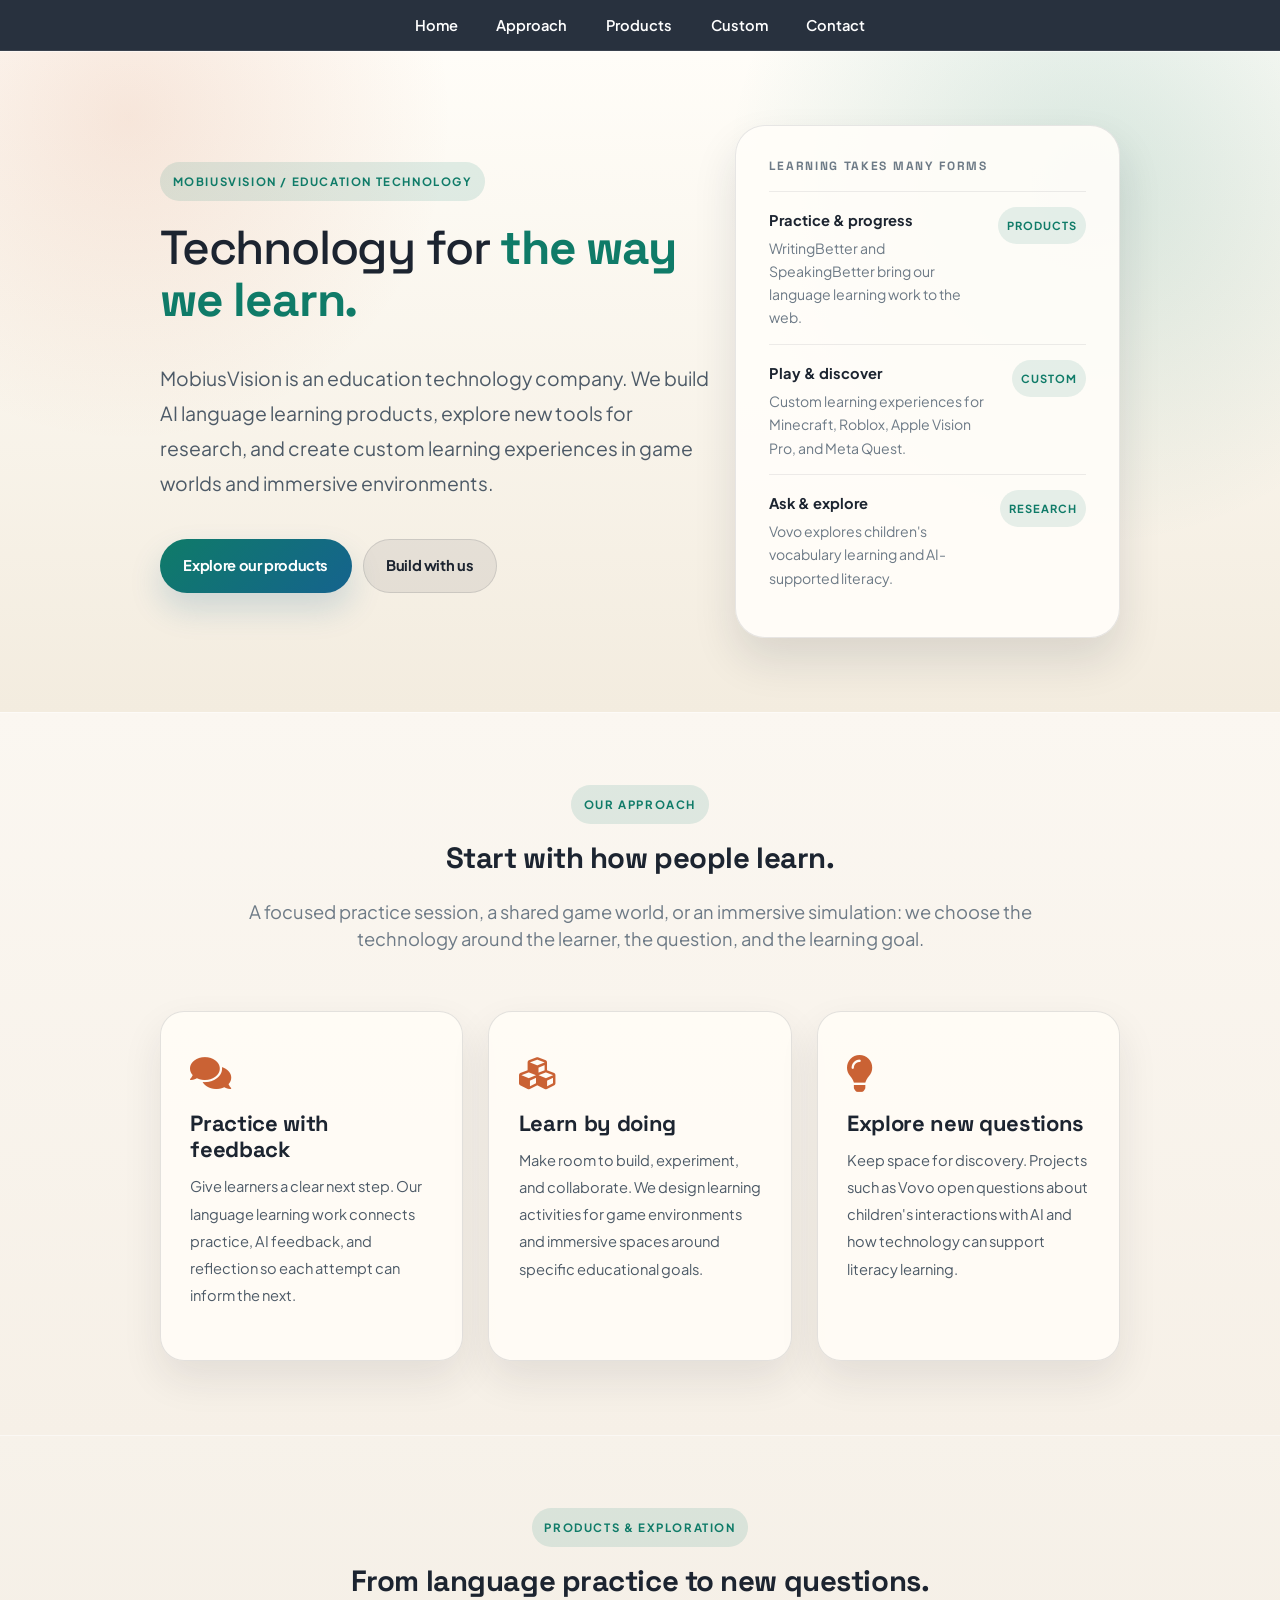
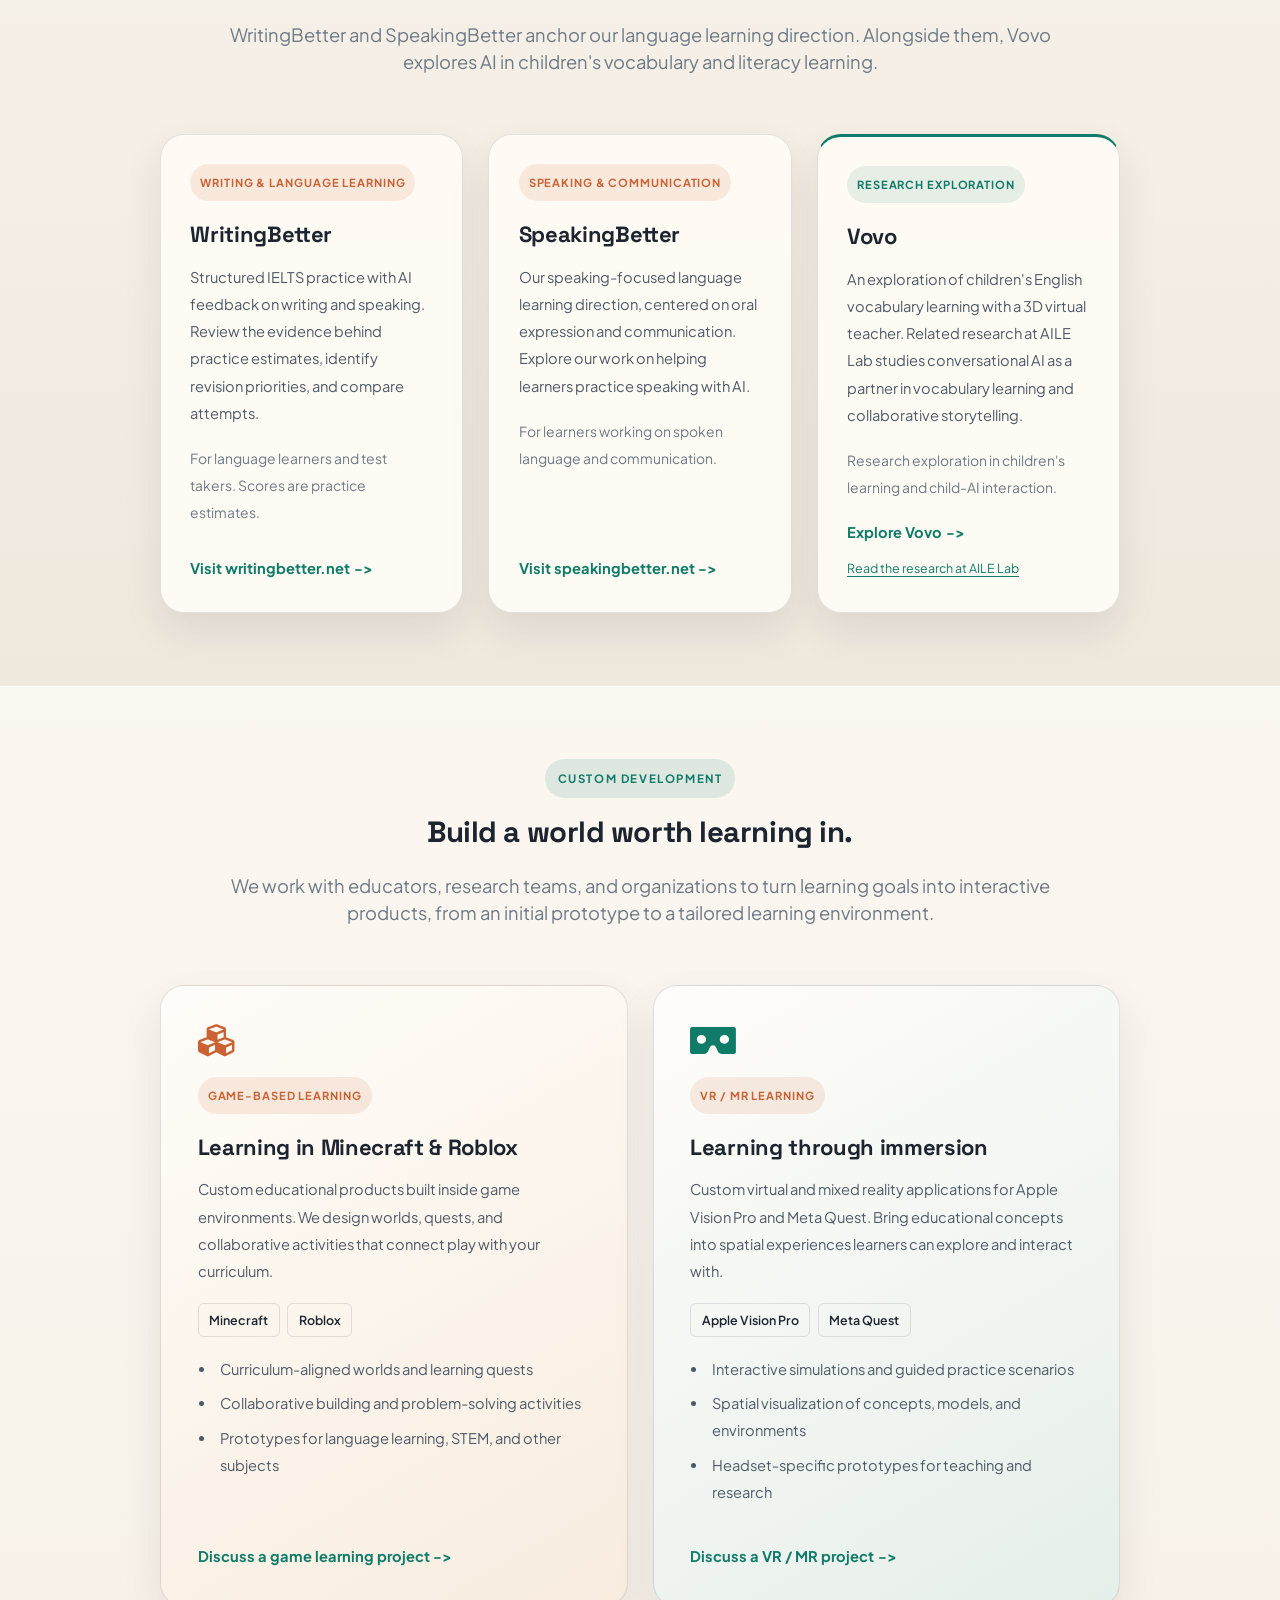
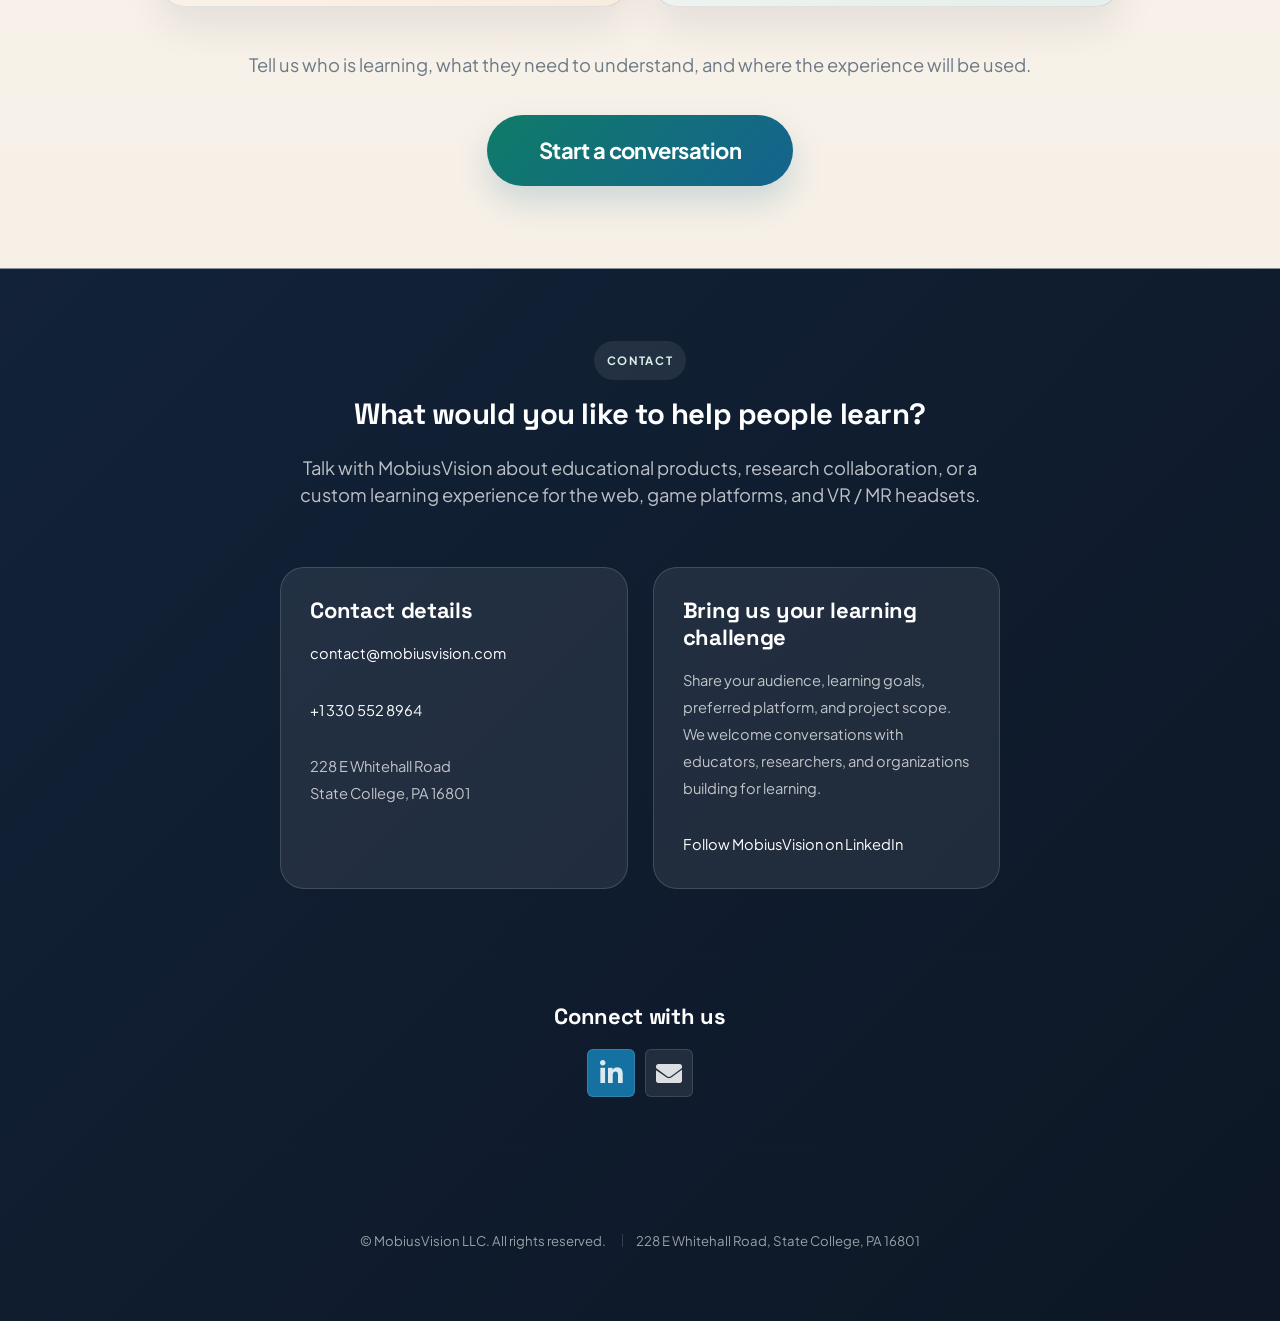
<file: index.html>
<!DOCTYPE HTML>
<html lang="en">
	<head>
		<title>MobiusVision - Technology for Learning &amp; Research</title>
		<meta charset="utf-8" />
		<meta name="viewport" content="width=device-width, initial-scale=1" />
		<meta name="theme-color" content="#122238" />
		<meta
			name="description"
			content="MobiusVision builds technology for education: AI language learning, exploratory research, and custom learning experiences in Minecraft, Roblox, VR, and mixed reality."
		/>
		<meta
			name="keywords"
			content="MobiusVision, education technology, WritingBetter, SpeakingBetter, Vovo, AI language learning, research, Minecraft learning, Roblox learning, VR, MR, Apple Vision Pro, Meta Quest, custom development"
		/>
		<link rel="canonical" href="https://mobiusvision.com/" />
		<meta property="og:type" content="website" />
		<meta property="og:url" content="https://mobiusvision.com/" />
		<meta property="og:title" content="MobiusVision - Technology for Learning &amp; Research" />
		<meta
			property="og:description"
			content="AI language learning, exploratory research, and custom educational experiences in Minecraft, Roblox, VR, and mixed reality."
		/>
		<meta property="og:image" content="https://mobiusvision.com/images/og-image.png" />
		<meta property="og:image:alt" content="MobiusVision: technology for learning and research. Language learning, game-based learning, and VR / MR experiences." />
		<meta property="og:image:width" content="1200" />
		<meta property="og:image:height" content="630" />
		<meta property="og:image:type" content="image/png" />
		<meta property="og:site_name" content="MobiusVision" />
		<meta name="twitter:card" content="summary_large_image" />
		<meta name="twitter:title" content="MobiusVision - Technology for Learning &amp; Research" />
		<meta
			name="twitter:description"
			content="AI language learning, exploratory research, and custom educational experiences in Minecraft, Roblox, VR, and mixed reality."
		/>
		<meta name="twitter:image" content="https://mobiusvision.com/images/og-image.png" />
		<meta name="twitter:image:alt" content="MobiusVision: technology for learning and research. Language learning, game-based learning, and VR / MR experiences." />
		<link rel="icon" type="image/svg+xml" href="favicon.svg" />
		<link rel="stylesheet" href="assets/css/main.css" />
	</head>
	<body class="is-preload">

		<!-- Nav -->
			<nav id="nav" aria-label="Main navigation">
				<ul class="container">
					<li><a href="#top">Home</a></li>
					<li><a href="#focus">Approach</a></li>
					<li><a href="#products">Products</a></li>
					<li><a href="#services">Custom</a></li>
					<li><a href="#contact">Contact</a></li>
				</ul>
			</nav>

		<!-- Home -->
			<article id="top" class="wrapper style1">
				<div class="container">
					<div class="row">
						<div class="col-7 col-7-large col-12-medium">
							<span class="eyebrow">MobiusVision / Education Technology</span>
							<header>
								<h1>Technology for <strong>the way we learn.</strong></h1>
							</header>
							<p>
								MobiusVision is an education technology company. We build AI language learning products,
								explore new tools for research, and create custom learning experiences in game worlds
								and immersive environments.
							</p>
							<ul class="actions">
								<li><a href="#products" class="button large scrolly">Explore our products</a></li>
								<li><a href="#services" class="button alt large scrolly">Build with us</a></li>
							</ul>
						</div>
						<div class="col-5 col-5-large col-12-medium">
							<section class="hero-panel">
								<h2 class="hero-panel-label">Learning takes many forms</h2>
								<ul class="signal-list">
									<li>
										<div>
											<strong>Practice &amp; progress</strong>
											<span>WritingBetter and SpeakingBetter bring our language learning work to the web.</span>
										</div>
										<em>Products</em>
									</li>
									<li>
										<div>
											<strong>Play &amp; discover</strong>
											<span>Custom learning experiences for Minecraft, Roblox, Apple Vision Pro, and Meta Quest.</span>
										</div>
										<em>Custom</em>
									</li>
									<li>
										<div>
											<strong>Ask &amp; explore</strong>
											<span>Vovo explores children's vocabulary learning and AI-supported literacy.</span>
										</div>
										<em>Research</em>
									</li>
								</ul>
							</section>
						</div>
					</div>
				</div>
			</article>

		<!-- Educational Approach -->
			<article id="focus" class="wrapper style2">
				<div class="container">
					<header>
						<span class="eyebrow section-eyebrow">Our Approach</span>
						<h2>Start with how people learn.</h2>
						<p>
							A focused practice session, a shared game world, or an immersive simulation:
							we choose the technology around the learner, the question, and the learning goal.
						</p>
					</header>
					<div class="row aln-center">
						<div class="col-4 col-6-medium col-12-small">
							<section class="box style1 focus-card">
								<span class="icon solid featured fa-comments" aria-hidden="true"></span>
								<h3>Practice with feedback</h3>
								<p>
									Give learners a clear next step. Our language learning work connects practice,
									AI feedback, and reflection so each attempt can inform the next.
								</p>
							</section>
						</div>
						<div class="col-4 col-6-medium col-12-small">
							<section class="box style1 focus-card">
								<span class="icon solid featured fa-cubes" aria-hidden="true"></span>
								<h3>Learn by doing</h3>
								<p>
									Make room to build, experiment, and collaborate. We design learning activities
									for game environments and immersive spaces around specific educational goals.
								</p>
							</section>
						</div>
						<div class="col-4 col-6-medium col-12-small">
							<section class="box style1 focus-card">
								<span class="icon solid featured fa-lightbulb" aria-hidden="true"></span>
								<h3>Explore new questions</h3>
								<p>
									Keep space for discovery. Projects such as Vovo open questions about
									children's interactions with AI and how technology can support literacy learning.
								</p>
							</section>
						</div>
					</div>
				</div>
			</article>

		<!-- Products -->
			<article id="products" class="wrapper style3">
				<div class="container">
					<header>
						<span class="eyebrow section-eyebrow">Products &amp; Exploration</span>
						<h2>From language practice to new questions.</h2>
						<p>
							WritingBetter and SpeakingBetter anchor our language learning direction.
							Alongside them, Vovo explores AI in children's vocabulary and literacy learning.
						</p>
					</header>
					<div class="row">
						<div class="col-4 col-6-medium col-12-small">
							<article class="box style2 product-card">
								<span class="product-tag">Writing &amp; Language Learning</span>
								<h3>
									<a href="https://writingbetter.net/" target="_blank" rel="noopener noreferrer">WritingBetter</a>
								</h3>
								<p>
									Structured IELTS practice with AI feedback on writing and speaking. Review the
									evidence behind practice estimates, identify revision priorities, and compare attempts.
								</p>
								<p class="product-meta">For language learners and test takers. Scores are practice estimates.</p>
								<a class="project-link" href="https://writingbetter.net/" target="_blank" rel="noopener noreferrer">Visit writingbetter.net</a>
							</article>
						</div>
						<div class="col-4 col-6-medium col-12-small">
							<article class="box style2 product-card">
								<span class="product-tag">Speaking &amp; Communication</span>
								<h3>
									<a href="https://speakingbetter.net/" target="_blank" rel="noopener noreferrer">SpeakingBetter</a>
								</h3>
								<p>
									Our speaking-focused language learning direction, centered on oral expression
									and communication. Explore our work on helping learners practice speaking with AI.
								</p>
								<p class="product-meta">For learners working on spoken language and communication.</p>
								<a class="project-link" href="https://speakingbetter.net/" target="_blank" rel="noopener noreferrer">Visit speakingbetter.net</a>
							</article>
						</div>
						<div class="col-4 col-6-medium col-12-small">
							<article class="box style2 product-card research-card">
								<span class="product-tag">Research Exploration</span>
								<h3><a href="https://vovo.ailelab.com/" target="_blank" rel="noopener noreferrer">Vovo</a></h3>
								<p>
									An exploration of children's English vocabulary learning with a 3D virtual teacher.
									Related research at AILE Lab studies conversational AI as a partner in vocabulary
									learning and collaborative storytelling.
								</p>
								<p class="product-meta">Research exploration in children's learning and child-AI interaction.</p>
								<a class="project-link" href="https://vovo.ailelab.com/" target="_blank" rel="noopener noreferrer">Explore Vovo</a>
								<a class="research-link" href="https://ailelab.com/#projects" target="_blank" rel="noopener noreferrer">Read the research at AILE Lab</a>
							</article>
						</div>
					</div>
				</div>
			</article>

		<!-- Custom Learning Experiences -->
			<article id="services" class="wrapper style2">
				<div class="container">
					<header>
						<span class="eyebrow section-eyebrow">Custom Development</span>
						<h2>Build a world worth learning in.</h2>
						<p>
							We work with educators, research teams, and organizations to turn learning goals
							into interactive products, from an initial prototype to a tailored learning environment.
						</p>
					</header>
					<div class="row">
						<div class="col-6 col-12-medium">
							<section class="box service-card">
								<span class="icon solid featured fa-cubes" aria-hidden="true"></span>
								<span class="product-tag">Game-based Learning</span>
								<h3>Learning in Minecraft &amp; Roblox</h3>
								<p>
									Custom educational products built inside game environments. We design worlds,
									quests, and collaborative activities that connect play with your curriculum.
								</p>
								<ul class="platform-list" aria-label="Game platforms">
									<li>Minecraft</li>
									<li>Roblox</li>
								</ul>
								<ul class="service-list">
									<li>Curriculum-aligned worlds and learning quests</li>
									<li>Collaborative building and problem-solving activities</li>
									<li>Prototypes for language learning, STEM, and other subjects</li>
								</ul>
								<a class="project-link scrolly" href="#contact">Discuss a game learning project</a>
							</section>
						</div>
						<div class="col-6 col-12-medium">
							<section class="box service-card immersive-card">
								<span class="icon solid featured fa-vr-cardboard" aria-hidden="true"></span>
								<span class="product-tag">VR / MR Learning</span>
								<h3>Learning through immersion</h3>
								<p>
									Custom virtual and mixed reality applications for Apple Vision Pro and Meta Quest.
									Bring educational concepts into spatial experiences learners can explore and interact with.
								</p>
								<ul class="platform-list" aria-label="Headset platforms">
									<li>Apple Vision Pro</li>
									<li>Meta Quest</li>
								</ul>
								<ul class="service-list">
									<li>Interactive simulations and guided practice scenarios</li>
									<li>Spatial visualization of concepts, models, and environments</li>
									<li>Headset-specific prototypes for teaching and research</li>
								</ul>
								<a class="project-link scrolly" href="#contact">Discuss a VR / MR project</a>
							</section>
						</div>
					</div>
					<footer>
						<p class="section-note">Tell us who is learning, what they need to understand, and where the experience will be used.</p>
						<a href="#contact" class="button large scrolly">Start a conversation</a>
					</footer>
				</div>
			</article>

		<!-- Contact -->
			<article id="contact" class="wrapper style4">
				<div class="container medium">
					<header>
						<span class="eyebrow section-eyebrow">Contact</span>
						<h2>What would you like to help people learn?</h2>
						<p>
							Talk with MobiusVision about educational products, research collaboration,
							or a custom learning experience for the web, game platforms, and VR / MR headsets.
						</p>
					</header>
					<div class="row">
						<div class="col-6 col-12-small">
							<section class="box contact-card">
								<h3>Contact details</h3>
								<p><a href="mailto:contact@mobiusvision.com">contact@mobiusvision.com</a></p>
								<p class="contact-detail"><a href="tel:+13305528964">+1 330 552 8964</a></p>
								<p class="contact-detail">228 E Whitehall Road<br />State College, PA 16801</p>
							</section>
						</div>
						<div class="col-6 col-12-small">
							<section class="box contact-card">
								<h3>Bring us your learning challenge</h3>
								<p>
									Share your audience, learning goals, preferred platform, and project scope.
									We welcome conversations with educators, researchers, and organizations building for learning.
								</p>
								<p class="contact-detail">
									<a href="https://www.linkedin.com/company/mobiusvision" target="_blank" rel="noopener noreferrer">Follow MobiusVision on LinkedIn</a>
								</p>
							</section>
						</div>
						<div class="col-12">
							<hr />
							<h3>Connect with us</h3>
							<ul class="social">
								<li>
									<a href="https://www.linkedin.com/company/mobiusvision" class="icon brands fa-linkedin-in" target="_blank" rel="noopener noreferrer"><span class="label">LinkedIn</span></a>
								</li>
								<li>
									<a href="mailto:contact@mobiusvision.com" class="icon solid fa-envelope"><span class="label">Email</span></a>
								</li>
							</ul>
							<hr />
						</div>
					</div>
					<footer>
						<ul id="copyright">
							<li>&copy; MobiusVision LLC. All rights reserved.</li>
							<li>228 E Whitehall Road, State College, PA 16801</li>
						</ul>
					</footer>
				</div>
			</article>

		<!-- Scripts -->
			<script src="assets/js/jquery.min.js"></script>
			<script src="assets/js/jquery.scrolly.min.js"></script>
			<script src="assets/js/browser.min.js"></script>
			<script src="assets/js/breakpoints.min.js"></script>
			<script src="assets/js/util.js"></script>
			<script src="assets/js/main.js"></script>

	</body>
</html>
</file>
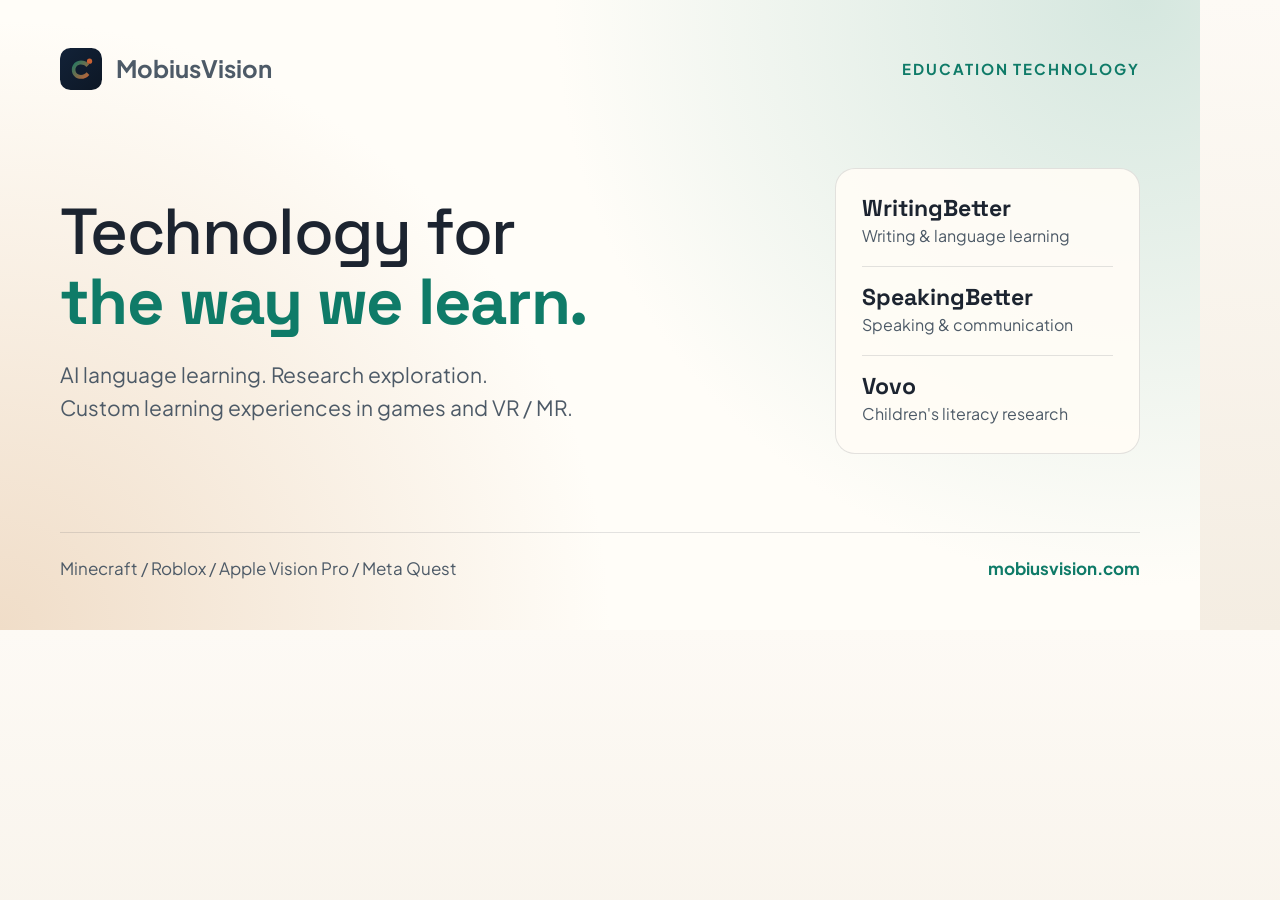
<file: images/social-preview.html>
<!DOCTYPE html>
<html lang="en">
  <head>
    <meta charset="utf-8" />
    <meta name="viewport" content="width=device-width, initial-scale=1" />
    <meta name="robots" content="noindex" />
    <title>MobiusVision Social Preview</title>
    <link rel="icon" href="../favicon.svg" type="image/svg+xml" />
    <link rel="stylesheet" href="../assets/css/main.css" />
    <style>
      body { width: 1200px; height: 630px; padding: 0; }
      .share-card {
        width: 100%; height: 100%; padding: 48px 60px; display: flex; flex-direction: column;
        background: radial-gradient(circle at 95% 0, #d5e7df, transparent 45%),
          radial-gradient(circle at 0 100%, #f0ddc8, transparent 45%), #fffdf8;
      }
      .brand { display: flex; align-items: center; gap: 14px; font-weight: 700; font-size: 24px; }
      .brand img { width: 42px; height: 42px; }
      .brand span { margin-left: auto; color: var(--primary); font-size: 15px; letter-spacing: 0.13em; text-transform: uppercase; }
      .share-content { display: grid; grid-template-columns: 1fr 305px; gap: 48px; align-items: center; flex: 1; }
      .share-content h1 { font-size: 65px; line-height: 1.08; margin: 0 0 20px; font-weight: 500; }
      .share-content h1 strong { color: var(--primary); }
      .share-content p { font-size: 21px; line-height: 1.6; margin: 0; }
      .portfolio { padding: 26px; border: 1px solid var(--border); border-radius: 20px; background: var(--surface); }
      .portfolio div + div { border-top: 1px solid var(--border); margin-top: 17px; padding-top: 17px; }
      .portfolio strong { display: block; font-family: 'Space Grotesk', sans-serif; font-size: 23px; }
      .portfolio span { display: block; font-size: 16px; color: var(--text); }
      .share-footer { border-top: 1px solid var(--border); padding-top: 22px; display: flex; justify-content: space-between; align-items: center; font-size: 17px; }
      .share-footer strong { color: var(--primary); }
    </style>
  </head>
  <body>
    <main class="share-card">
      <div class="brand"><img src="../favicon.svg" alt="" />MobiusVision<span>Education Technology</span></div>
      <div class="share-content">
        <div>
          <h1>Technology for<br /><strong>the way we learn.</strong></h1>
          <p>AI language learning. Research exploration.<br />Custom learning experiences in games and VR / MR.</p>
        </div>
        <div class="portfolio">
          <div><strong>WritingBetter</strong><span>Writing &amp; language learning</span></div>
          <div><strong>SpeakingBetter</strong><span>Speaking &amp; communication</span></div>
          <div><strong>Vovo</strong><span>Children's literacy research</span></div>
        </div>
      </div>
      <div class="share-footer"><span>Minecraft / Roblox / Apple Vision Pro / Meta Quest</span><strong>mobiusvision.com</strong></div>
    </main>
  </body>
</html>
</file>
<file: assets/css/main.css>
@import url("https://fonts.googleapis.com/css2?family=Plus+Jakarta+Sans:wght@300;400;500;600;700&family=Space+Grotesk:wght@500;700&display=swap");
@import url("fontawesome-all.min.css");
/*
	Miniport by HTML5 UP
	html5up.net | @ajlkn
	Free for personal and commercial use under the CCA 3.0 license (html5up.net/license)
*/
html, body, div, span, applet, object,
iframe, h1, h2, h3, h4, h5, h6, p, blockquote,
pre, a, abbr, acronym, address, big, cite,
code, del, dfn, em, img, ins, kbd, q, s, samp,
small, strike, strong, sub, sup, tt, var, b,
u, i, center, dl, dt, dd, ol, ul, li, fieldset,
form, label, legend, table, caption, tbody,
tfoot, thead, tr, th, td, article, aside,
canvas, details, embed, figure, figcaption,
footer, header, hgroup, menu, nav, output, ruby,
section, summary, time, mark, audio, video {
  margin: 0;
  padding: 0;
  border: 0;
  font-size: 100%;
  font: inherit;
  vertical-align: baseline;
}

article, aside, details, figcaption, figure,
footer, header, hgroup, menu, nav, section {
  display: block;
}

body {
  line-height: 1;
}

ol, ul {
  list-style: none;
}

blockquote, q {
  quotes: none;
}
blockquote:before, blockquote:after, q:before, q:after {
  content: "";
  content: none;
}

table {
  border-collapse: collapse;
  border-spacing: 0;
}

body {
  -webkit-text-size-adjust: none;
}

mark {
  background-color: transparent;
  color: inherit;
}

input::-moz-focus-inner {
  border: 0;
  padding: 0;
}

input, select, textarea {
  -moz-appearance: none;
  -webkit-appearance: none;
  -ms-appearance: none;
  appearance: none;
}

:root {
  --bg: #f4ede2;
  --bg-soft: #fbf7f1;
  --surface: rgba(255, 252, 246, 0.92);
  --surface-strong: #fffdf9;
  --ink: #1c2430;
  --text: #4d5a67;
  --muted: #6d7a86;
  --nav: rgba(17, 27, 43, 0.9);
  --primary: #0f7b68;
  --primary-hover: #13917c;
  --primary-active: #0d6858;
  --accent: #ca6234;
  --border: rgba(28, 36, 48, 0.12);
  --shadow: 0 18px 40px rgba(28, 36, 48, 0.09);
}

/* Basic */
html {
  box-sizing: border-box;
}

*, *:before, *:after {
  box-sizing: inherit;
}

body {
  padding-top: 3.5em;
  background: linear-gradient(180deg, #fdfaf5 0%, var(--bg) 100%);
}
body.is-preload *, body.is-preload *:before, body.is-preload *:after {
  -moz-animation: none !important;
  -webkit-animation: none !important;
  -ms-animation: none !important;
  animation: none !important;
  -moz-transition: none !important;
  -webkit-transition: none !important;
  -ms-transition: none !important;
  transition: none !important;
}

body, input, textarea, select {
  font-family: "Plus Jakarta Sans", sans-serif;
  line-height: 1.85em;
  color: var(--text);
  font-weight: 400;
  font-size: 13pt;
}

a {
  -moz-transition: color .2s ease-in-out;
  -webkit-transition: color .2s ease-in-out;
  -ms-transition: color .2s ease-in-out;
  transition: color .2s ease-in-out;
  color: var(--primary);
  text-decoration: none;
}
a:hover {
  color: var(--accent) !important;
}
a img {
  border: 0;
}

b, strong {
  font-weight: 700;
  color: var(--ink);
}

i, em {
  font-style: italic;
}

sub {
  position: relative;
  top: 0.5em;
  font-size: 0.8em;
}

sup {
  position: relative;
  top: -0.5em;
  font-size: 0.8em;
}

blockquote {
  border-left: solid 0.75em rgba(28, 36, 48, 0.08);
  padding: 1em 0 1em 1.5em;
  font-style: italic;
}

h1, h2, h3, h4, h5, h6 {
  font-family: "Space Grotesk", sans-serif;
  color: var(--ink);
  margin: 0 0 0.75em 0;
  line-height: 1.2;
}

h1 a, h2 a, h3 a, h4 a, h5 a, h6 a {
  text-decoration: none;
  color: inherit;
}

h2, h3, h4, h5, h6 {
  font-weight: 700;
}

h1 {
  font-size: 3.25em;
  letter-spacing: -0.025em;
  font-weight: 500;
}
h1 strong {
  font-weight: 700;
}

h2 {
  font-size: 2em;
  letter-spacing: -0.015em;
}

h3 {
  font-size: 1.5em;
  letter-spacing: -0.015em;
}

em, i {
  font-style: italic;
}

br.clear {
  clear: both;
}

hr {
  border: 0;
  border-top: solid 1px var(--border);
  box-shadow: none;
  height: 1px;
  margin: 3em 0;
}

p, ul, ol, dl, table {
  margin-bottom: 2em;
}

header {
  margin: 0 0 3em 0;
}
header > p {
  font-size: 1.25em;
  margin: 0;
  color: var(--muted);
}

footer {
  margin: 3em 0 0 0;
}
footer > p {
  font-size: 1.25em;
  color: var(--muted);
}

/* Container */
.container {
  margin: 0 auto;
  max-width: calc(100% - 50px);
  width: 1200px;
}
.container.medium {
  width: 900px;
}
@media screen and (max-width: 1680px) {
  .container {
    width: 1200px;
  }
  .container.medium {
    width: 900px;
  }
}
@media screen and (max-width: 1280px) {
  .container {
    width: 960px;
  }
  .container.medium {
    width: 720px;
  }
}
@media screen and (max-width: 980px) {
  .container {
    width: 100%;
  }
  .container.medium {
    width: 75%;
  }
}
@media screen and (max-width: 736px) {
  .container {
    width: 100%;
    max-width: calc(100% - 30px);
  }
  .container.medium {
    width: 100%;
  }
}

/* Row */
.row {
  display: flex;
  flex-wrap: wrap;
  box-sizing: border-box;
  align-items: stretch;
}
.row > * {
  box-sizing: border-box;
}
.row.gtr-uniform > * > :last-child {
  margin-bottom: 0;
}
.row.aln-left {
  justify-content: flex-start;
}
.row.aln-center {
  justify-content: center;
}
.row.aln-right {
  justify-content: flex-end;
}
.row.aln-top {
  align-items: flex-start;
}
.row.aln-middle {
  align-items: center;
}
.row.aln-bottom {
  align-items: flex-end;
}
.row > .imp {
  order: -1;
}
.row > .col-1 {
  width: 8.3333333333%;
}
.row > .off-1 {
  margin-left: 8.3333333333%;
}
.row > .col-2 {
  width: 16.6666666667%;
}
.row > .off-2 {
  margin-left: 16.6666666667%;
}
.row > .col-3 {
  width: 25%;
}
.row > .off-3 {
  margin-left: 25%;
}
.row > .col-4 {
  width: 33.3333333333%;
}
.row > .off-4 {
  margin-left: 33.3333333333%;
}
.row > .col-5 {
  width: 41.6666666667%;
}
.row > .off-5 {
  margin-left: 41.6666666667%;
}
.row > .col-6 {
  width: 50%;
}
.row > .off-6 {
  margin-left: 50%;
}
.row > .col-7 {
  width: 58.3333333333%;
}
.row > .off-7 {
  margin-left: 58.3333333333%;
}
.row > .col-8 {
  width: 66.6666666667%;
}
.row > .off-8 {
  margin-left: 66.6666666667%;
}
.row > .col-9 {
  width: 75%;
}
.row > .off-9 {
  margin-left: 75%;
}
.row > .col-10 {
  width: 83.3333333333%;
}
.row > .off-10 {
  margin-left: 83.3333333333%;
}
.row > .col-11 {
  width: 91.6666666667%;
}
.row > .off-11 {
  margin-left: 91.6666666667%;
}
.row > .col-12 {
  width: 100%;
}
.row > .off-12 {
  margin-left: 100%;
}
.row.gtr-0 {
  margin-top: 0px;
  margin-left: 0px;
}
.row.gtr-0 > * {
  padding: 0px 0 0 0px;
}
.row.gtr-0.gtr-uniform {
  margin-top: 0px;
}
.row.gtr-0.gtr-uniform > * {
  padding-top: 0px;
}
.row.gtr-25 {
  margin-top: -6.25px;
  margin-left: -6.25px;
}
.row.gtr-25 > * {
  padding: 6.25px 0 0 6.25px;
}
.row.gtr-25.gtr-uniform {
  margin-top: -6.25px;
}
.row.gtr-25.gtr-uniform > * {
  padding-top: 6.25px;
}
.row.gtr-50 {
  margin-top: -12.5px;
  margin-left: -12.5px;
}
.row.gtr-50 > * {
  padding: 12.5px 0 0 12.5px;
}
.row.gtr-50.gtr-uniform {
  margin-top: -12.5px;
}
.row.gtr-50.gtr-uniform > * {
  padding-top: 12.5px;
}
.row {
  margin-top: -25px;
  margin-left: -25px;
}
.row > * {
  padding: 25px 0 0 25px;
}
.row.gtr-uniform {
  margin-top: -25px;
}
.row.gtr-uniform > * {
  padding-top: 25px;
}
.row.gtr-150 {
  margin-top: -37.5px;
  margin-left: -37.5px;
}
.row.gtr-150 > * {
  padding: 37.5px 0 0 37.5px;
}
.row.gtr-150.gtr-uniform {
  margin-top: -37.5px;
}
.row.gtr-150.gtr-uniform > * {
  padding-top: 37.5px;
}
.row.gtr-200 {
  margin-top: -50px;
  margin-left: -50px;
}
.row.gtr-200 > * {
  padding: 50px 0 0 50px;
}
.row.gtr-200.gtr-uniform {
  margin-top: -50px;
}
.row.gtr-200.gtr-uniform > * {
  padding-top: 50px;
}
@media screen and (max-width: 1680px) {
  .row {
    display: flex;
    flex-wrap: wrap;
    box-sizing: border-box;
    align-items: stretch;
  }
  .row > * {
    box-sizing: border-box;
  }
  .row.gtr-uniform > * > :last-child {
    margin-bottom: 0;
  }
  .row.aln-left {
    justify-content: flex-start;
  }
  .row.aln-center {
    justify-content: center;
  }
  .row.aln-right {
    justify-content: flex-end;
  }
  .row.aln-top {
    align-items: flex-start;
  }
  .row.aln-middle {
    align-items: center;
  }
  .row.aln-bottom {
    align-items: flex-end;
  }
  .row > .imp-xlarge {
    order: -1;
  }
  .row > .col-1-xlarge {
    width: 8.3333333333%;
  }
  .row > .off-1-xlarge {
    margin-left: 8.3333333333%;
  }
  .row > .col-2-xlarge {
    width: 16.6666666667%;
  }
  .row > .off-2-xlarge {
    margin-left: 16.6666666667%;
  }
  .row > .col-3-xlarge {
    width: 25%;
  }
  .row > .off-3-xlarge {
    margin-left: 25%;
  }
  .row > .col-4-xlarge {
    width: 33.3333333333%;
  }
  .row > .off-4-xlarge {
    margin-left: 33.3333333333%;
  }
  .row > .col-5-xlarge {
    width: 41.6666666667%;
  }
  .row > .off-5-xlarge {
    margin-left: 41.6666666667%;
  }
  .row > .col-6-xlarge {
    width: 50%;
  }
  .row > .off-6-xlarge {
    margin-left: 50%;
  }
  .row > .col-7-xlarge {
    width: 58.3333333333%;
  }
  .row > .off-7-xlarge {
    margin-left: 58.3333333333%;
  }
  .row > .col-8-xlarge {
    width: 66.6666666667%;
  }
  .row > .off-8-xlarge {
    margin-left: 66.6666666667%;
  }
  .row > .col-9-xlarge {
    width: 75%;
  }
  .row > .off-9-xlarge {
    margin-left: 75%;
  }
  .row > .col-10-xlarge {
    width: 83.3333333333%;
  }
  .row > .off-10-xlarge {
    margin-left: 83.3333333333%;
  }
  .row > .col-11-xlarge {
    width: 91.6666666667%;
  }
  .row > .off-11-xlarge {
    margin-left: 91.6666666667%;
  }
  .row > .col-12-xlarge {
    width: 100%;
  }
  .row > .off-12-xlarge {
    margin-left: 100%;
  }
  .row.gtr-0 {
    margin-top: 0px;
    margin-left: 0px;
  }
  .row.gtr-0 > * {
    padding: 0px 0 0 0px;
  }
  .row.gtr-0.gtr-uniform {
    margin-top: 0px;
  }
  .row.gtr-0.gtr-uniform > * {
    padding-top: 0px;
  }
  .row.gtr-25 {
    margin-top: -6.25px;
    margin-left: -6.25px;
  }
  .row.gtr-25 > * {
    padding: 6.25px 0 0 6.25px;
  }
  .row.gtr-25.gtr-uniform {
    margin-top: -6.25px;
  }
  .row.gtr-25.gtr-uniform > * {
    padding-top: 6.25px;
  }
  .row.gtr-50 {
    margin-top: -12.5px;
    margin-left: -12.5px;
  }
  .row.gtr-50 > * {
    padding: 12.5px 0 0 12.5px;
  }
  .row.gtr-50.gtr-uniform {
    margin-top: -12.5px;
  }
  .row.gtr-50.gtr-uniform > * {
    padding-top: 12.5px;
  }
  .row {
    margin-top: -25px;
    margin-left: -25px;
  }
  .row > * {
    padding: 25px 0 0 25px;
  }
  .row.gtr-uniform {
    margin-top: -25px;
  }
  .row.gtr-uniform > * {
    padding-top: 25px;
  }
  .row.gtr-150 {
    margin-top: -37.5px;
    margin-left: -37.5px;
  }
  .row.gtr-150 > * {
    padding: 37.5px 0 0 37.5px;
  }
  .row.gtr-150.gtr-uniform {
    margin-top: -37.5px;
  }
  .row.gtr-150.gtr-uniform > * {
    padding-top: 37.5px;
  }
  .row.gtr-200 {
    margin-top: -50px;
    margin-left: -50px;
  }
  .row.gtr-200 > * {
    padding: 50px 0 0 50px;
  }
  .row.gtr-200.gtr-uniform {
    margin-top: -50px;
  }
  .row.gtr-200.gtr-uniform > * {
    padding-top: 50px;
  }
}
@media screen and (max-width: 1280px) {
  .row {
    display: flex;
    flex-wrap: wrap;
    box-sizing: border-box;
    align-items: stretch;
  }
  .row > * {
    box-sizing: border-box;
  }
  .row.gtr-uniform > * > :last-child {
    margin-bottom: 0;
  }
  .row.aln-left {
    justify-content: flex-start;
  }
  .row.aln-center {
    justify-content: center;
  }
  .row.aln-right {
    justify-content: flex-end;
  }
  .row.aln-top {
    align-items: flex-start;
  }
  .row.aln-middle {
    align-items: center;
  }
  .row.aln-bottom {
    align-items: flex-end;
  }
  .row > .imp-large {
    order: -1;
  }
  .row > .col-1-large {
    width: 8.3333333333%;
  }
  .row > .off-1-large {
    margin-left: 8.3333333333%;
  }
  .row > .col-2-large {
    width: 16.6666666667%;
  }
  .row > .off-2-large {
    margin-left: 16.6666666667%;
  }
  .row > .col-3-large {
    width: 25%;
  }
  .row > .off-3-large {
    margin-left: 25%;
  }
  .row > .col-4-large {
    width: 33.3333333333%;
  }
  .row > .off-4-large {
    margin-left: 33.3333333333%;
  }
  .row > .col-5-large {
    width: 41.6666666667%;
  }
  .row > .off-5-large {
    margin-left: 41.6666666667%;
  }
  .row > .col-6-large {
    width: 50%;
  }
  .row > .off-6-large {
    margin-left: 50%;
  }
  .row > .col-7-large {
    width: 58.3333333333%;
  }
  .row > .off-7-large {
    margin-left: 58.3333333333%;
  }
  .row > .col-8-large {
    width: 66.6666666667%;
  }
  .row > .off-8-large {
    margin-left: 66.6666666667%;
  }
  .row > .col-9-large {
    width: 75%;
  }
  .row > .off-9-large {
    margin-left: 75%;
  }
  .row > .col-10-large {
    width: 83.3333333333%;
  }
  .row > .off-10-large {
    margin-left: 83.3333333333%;
  }
  .row > .col-11-large {
    width: 91.6666666667%;
  }
  .row > .off-11-large {
    margin-left: 91.6666666667%;
  }
  .row > .col-12-large {
    width: 100%;
  }
  .row > .off-12-large {
    margin-left: 100%;
  }
  .row.gtr-0 {
    margin-top: 0px;
    margin-left: 0px;
  }
  .row.gtr-0 > * {
    padding: 0px 0 0 0px;
  }
  .row.gtr-0.gtr-uniform {
    margin-top: 0px;
  }
  .row.gtr-0.gtr-uniform > * {
    padding-top: 0px;
  }
  .row.gtr-25 {
    margin-top: -6.25px;
    margin-left: -6.25px;
  }
  .row.gtr-25 > * {
    padding: 6.25px 0 0 6.25px;
  }
  .row.gtr-25.gtr-uniform {
    margin-top: -6.25px;
  }
  .row.gtr-25.gtr-uniform > * {
    padding-top: 6.25px;
  }
  .row.gtr-50 {
    margin-top: -12.5px;
    margin-left: -12.5px;
  }
  .row.gtr-50 > * {
    padding: 12.5px 0 0 12.5px;
  }
  .row.gtr-50.gtr-uniform {
    margin-top: -12.5px;
  }
  .row.gtr-50.gtr-uniform > * {
    padding-top: 12.5px;
  }
  .row {
    margin-top: -25px;
    margin-left: -25px;
  }
  .row > * {
    padding: 25px 0 0 25px;
  }
  .row.gtr-uniform {
    margin-top: -25px;
  }
  .row.gtr-uniform > * {
    padding-top: 25px;
  }
  .row.gtr-150 {
    margin-top: -37.5px;
    margin-left: -37.5px;
  }
  .row.gtr-150 > * {
    padding: 37.5px 0 0 37.5px;
  }
  .row.gtr-150.gtr-uniform {
    margin-top: -37.5px;
  }
  .row.gtr-150.gtr-uniform > * {
    padding-top: 37.5px;
  }
  .row.gtr-200 {
    margin-top: -50px;
    margin-left: -50px;
  }
  .row.gtr-200 > * {
    padding: 50px 0 0 50px;
  }
  .row.gtr-200.gtr-uniform {
    margin-top: -50px;
  }
  .row.gtr-200.gtr-uniform > * {
    padding-top: 50px;
  }
}
@media screen and (max-width: 980px) {
  .row {
    display: flex;
    flex-wrap: wrap;
    box-sizing: border-box;
    align-items: stretch;
  }
  .row > * {
    box-sizing: border-box;
  }
  .row.gtr-uniform > * > :last-child {
    margin-bottom: 0;
  }
  .row.aln-left {
    justify-content: flex-start;
  }
  .row.aln-center {
    justify-content: center;
  }
  .row.aln-right {
    justify-content: flex-end;
  }
  .row.aln-top {
    align-items: flex-start;
  }
  .row.aln-middle {
    align-items: center;
  }
  .row.aln-bottom {
    align-items: flex-end;
  }
  .row > .imp-medium {
    order: -1;
  }
  .row > .col-1-medium {
    width: 8.3333333333%;
  }
  .row > .off-1-medium {
    margin-left: 8.3333333333%;
  }
  .row > .col-2-medium {
    width: 16.6666666667%;
  }
  .row > .off-2-medium {
    margin-left: 16.6666666667%;
  }
  .row > .col-3-medium {
    width: 25%;
  }
  .row > .off-3-medium {
    margin-left: 25%;
  }
  .row > .col-4-medium {
    width: 33.3333333333%;
  }
  .row > .off-4-medium {
    margin-left: 33.3333333333%;
  }
  .row > .col-5-medium {
    width: 41.6666666667%;
  }
  .row > .off-5-medium {
    margin-left: 41.6666666667%;
  }
  .row > .col-6-medium {
    width: 50%;
  }
  .row > .off-6-medium {
    margin-left: 50%;
  }
  .row > .col-7-medium {
    width: 58.3333333333%;
  }
  .row > .off-7-medium {
    margin-left: 58.3333333333%;
  }
  .row > .col-8-medium {
    width: 66.6666666667%;
  }
  .row > .off-8-medium {
    margin-left: 66.6666666667%;
  }
  .row > .col-9-medium {
    width: 75%;
  }
  .row > .off-9-medium {
    margin-left: 75%;
  }
  .row > .col-10-medium {
    width: 83.3333333333%;
  }
  .row > .off-10-medium {
    margin-left: 83.3333333333%;
  }
  .row > .col-11-medium {
    width: 91.6666666667%;
  }
  .row > .off-11-medium {
    margin-left: 91.6666666667%;
  }
  .row > .col-12-medium {
    width: 100%;
  }
  .row > .off-12-medium {
    margin-left: 100%;
  }
  .row.gtr-0 {
    margin-top: 0px;
    margin-left: 0px;
  }
  .row.gtr-0 > * {
    padding: 0px 0 0 0px;
  }
  .row.gtr-0.gtr-uniform {
    margin-top: 0px;
  }
  .row.gtr-0.gtr-uniform > * {
    padding-top: 0px;
  }
  .row.gtr-25 {
    margin-top: -6.25px;
    margin-left: -6.25px;
  }
  .row.gtr-25 > * {
    padding: 6.25px 0 0 6.25px;
  }
  .row.gtr-25.gtr-uniform {
    margin-top: -6.25px;
  }
  .row.gtr-25.gtr-uniform > * {
    padding-top: 6.25px;
  }
  .row.gtr-50 {
    margin-top: -12.5px;
    margin-left: -12.5px;
  }
  .row.gtr-50 > * {
    padding: 12.5px 0 0 12.5px;
  }
  .row.gtr-50.gtr-uniform {
    margin-top: -12.5px;
  }
  .row.gtr-50.gtr-uniform > * {
    padding-top: 12.5px;
  }
  .row {
    margin-top: -25px;
    margin-left: -25px;
  }
  .row > * {
    padding: 25px 0 0 25px;
  }
  .row.gtr-uniform {
    margin-top: -25px;
  }
  .row.gtr-uniform > * {
    padding-top: 25px;
  }
  .row.gtr-150 {
    margin-top: -37.5px;
    margin-left: -37.5px;
  }
  .row.gtr-150 > * {
    padding: 37.5px 0 0 37.5px;
  }
  .row.gtr-150.gtr-uniform {
    margin-top: -37.5px;
  }
  .row.gtr-150.gtr-uniform > * {
    padding-top: 37.5px;
  }
  .row.gtr-200 {
    margin-top: -50px;
    margin-left: -50px;
  }
  .row.gtr-200 > * {
    padding: 50px 0 0 50px;
  }
  .row.gtr-200.gtr-uniform {
    margin-top: -50px;
  }
  .row.gtr-200.gtr-uniform > * {
    padding-top: 50px;
  }
}
@media screen and (max-width: 736px) {
  .row {
    display: flex;
    flex-wrap: wrap;
    box-sizing: border-box;
    align-items: stretch;
  }
  .row > * {
    box-sizing: border-box;
  }
  .row.gtr-uniform > * > :last-child {
    margin-bottom: 0;
  }
  .row.aln-left {
    justify-content: flex-start;
  }
  .row.aln-center {
    justify-content: center;
  }
  .row.aln-right {
    justify-content: flex-end;
  }
  .row.aln-top {
    align-items: flex-start;
  }
  .row.aln-middle {
    align-items: center;
  }
  .row.aln-bottom {
    align-items: flex-end;
  }
  .row > .imp-small {
    order: -1;
  }
  .row > .col-1-small {
    width: 8.3333333333%;
  }
  .row > .off-1-small {
    margin-left: 8.3333333333%;
  }
  .row > .col-2-small {
    width: 16.6666666667%;
  }
  .row > .off-2-small {
    margin-left: 16.6666666667%;
  }
  .row > .col-3-small {
    width: 25%;
  }
  .row > .off-3-small {
    margin-left: 25%;
  }
  .row > .col-4-small {
    width: 33.3333333333%;
  }
  .row > .off-4-small {
    margin-left: 33.3333333333%;
  }
  .row > .col-5-small {
    width: 41.6666666667%;
  }
  .row > .off-5-small {
    margin-left: 41.6666666667%;
  }
  .row > .col-6-small {
    width: 50%;
  }
  .row > .off-6-small {
    margin-left: 50%;
  }
  .row > .col-7-small {
    width: 58.3333333333%;
  }
  .row > .off-7-small {
    margin-left: 58.3333333333%;
  }
  .row > .col-8-small {
    width: 66.6666666667%;
  }
  .row > .off-8-small {
    margin-left: 66.6666666667%;
  }
  .row > .col-9-small {
    width: 75%;
  }
  .row > .off-9-small {
    margin-left: 75%;
  }
  .row > .col-10-small {
    width: 83.3333333333%;
  }
  .row > .off-10-small {
    margin-left: 83.3333333333%;
  }
  .row > .col-11-small {
    width: 91.6666666667%;
  }
  .row > .off-11-small {
    margin-left: 91.6666666667%;
  }
  .row > .col-12-small {
    width: 100%;
  }
  .row > .off-12-small {
    margin-left: 100%;
  }
  .row.gtr-0 {
    margin-top: 0px;
    margin-left: 0px;
  }
  .row.gtr-0 > * {
    padding: 0px 0 0 0px;
  }
  .row.gtr-0.gtr-uniform {
    margin-top: 0px;
  }
  .row.gtr-0.gtr-uniform > * {
    padding-top: 0px;
  }
  .row.gtr-25 {
    margin-top: -3.75px;
    margin-left: -3.75px;
  }
  .row.gtr-25 > * {
    padding: 3.75px 0 0 3.75px;
  }
  .row.gtr-25.gtr-uniform {
    margin-top: -3.75px;
  }
  .row.gtr-25.gtr-uniform > * {
    padding-top: 3.75px;
  }
  .row.gtr-50 {
    margin-top: -7.5px;
    margin-left: -7.5px;
  }
  .row.gtr-50 > * {
    padding: 7.5px 0 0 7.5px;
  }
  .row.gtr-50.gtr-uniform {
    margin-top: -7.5px;
  }
  .row.gtr-50.gtr-uniform > * {
    padding-top: 7.5px;
  }
  .row {
    margin-top: -15px;
    margin-left: -15px;
  }
  .row > * {
    padding: 15px 0 0 15px;
  }
  .row.gtr-uniform {
    margin-top: -15px;
  }
  .row.gtr-uniform > * {
    padding-top: 15px;
  }
  .row.gtr-150 {
    margin-top: -22.5px;
    margin-left: -22.5px;
  }
  .row.gtr-150 > * {
    padding: 22.5px 0 0 22.5px;
  }
  .row.gtr-150.gtr-uniform {
    margin-top: -22.5px;
  }
  .row.gtr-150.gtr-uniform > * {
    padding-top: 22.5px;
  }
  .row.gtr-200 {
    margin-top: -30px;
    margin-left: -30px;
  }
  .row.gtr-200 > * {
    padding: 30px 0 0 30px;
  }
  .row.gtr-200.gtr-uniform {
    margin-top: -30px;
  }
  .row.gtr-200.gtr-uniform > * {
    padding-top: 30px;
  }
}

/* Form */
form label {
  color: #3e3e3e;
  font-weight: 700;
  display: block;
  margin: 0 0 0.5em 0;
}
form input[type=text],
form input[type=email],
form input[type=password],
form select,
form textarea {
  -moz-transition: background .2s ease-in-out, box-shadow .2s ease-in-out;
  -webkit-transition: background .2s ease-in-out, box-shadow .2s ease-in-out;
  -ms-transition: background .2s ease-in-out, box-shadow .2s ease-in-out;
  transition: background .2s ease-in-out, box-shadow .2s ease-in-out;
  -webkit-appearance: none;
  display: block;
  border: 0;
  padding: 0.75em;
  font-size: 1em;
  border-radius: 8px;
  border: solid 1px #ddd;
  background: #fff;
  color: #bbb;
  box-shadow: inset 0px 2px 3px 1px rgba(0, 0, 0, 0.05), 0px 1px 0px 0px rgba(255, 255, 255, 0.025);
  width: 100%;
}
form input[type=text]:focus,
form input[type=email]:focus,
form input[type=password]:focus,
form select:focus,
form textarea:focus {
  background: #fafafa;
  box-shadow: inset 0px 2px 5px 0px rgba(0, 0, 0, 0.05), 0px 1px 0px 0px rgba(255, 255, 255, 0.025), inset 0px 0px 2px 1px #43bff0;
}
form textarea {
  height: 15em;
}
form .actions:last-child {
  margin-bottom: 0;
}
form ::-webkit-input-placeholder {
  color: #555 !important;
}
form :-moz-placeholder {
  color: #555 !important;
}
form ::-moz-placeholder {
  color: #555 !important;
}
form :-ms-input-placeholder {
  color: #555 !important;
}
form ::-moz-focus-inner {
  border: 0;
}

/* Tables */
table {
  width: 100%;
}
table.default {
  width: 100%;
}
table.default tr {
  border-top: solid 1px #eee;
}
table.default tr:first-child {
  border-top: 0;
}
table.default td {
  padding: 0.5em 1em 0.5em 1em;
}
table.default th {
  text-align: left;
  padding: 0.5em 1em 0.5em 1em;
  font-weight: 600;
  margin: 0 0 1em 0;
}
table.default thead {
  background: #4f4f4f;
  color: #fff;
}

/* Section/Article */
section, article {
  margin-bottom: 3em;
}

section > :last-child,
article > :last-child,
section:last-child,
article:last-child {
  margin-bottom: 0;
}

/* Image */
.image {
  display: inline-block;
  position: relative;
}
.image img {
  display: block;
  width: 100%;
}
.image.fit {
  display: block;
  width: 100%;
}
.image.featured {
  display: block;
  width: 100%;
  margin: 0 0 2em 0;
}
.image.left {
  float: left;
  margin: 0 2em 2em 0;
}
.image.centered {
  display: block;
  margin: 0 0 2em 0;
}
.image.centered img {
  margin: 0 auto;
  width: auto;
}

/* Button */
input[type=button],
input[type=submit],
input[type=reset],
button,
.button {
  background-image: -moz-linear-gradient(135deg, var(--primary), #15638e);
  background-image: -webkit-linear-gradient(135deg, var(--primary), #15638e);
  background-image: -ms-linear-gradient(135deg, var(--primary), #15638e);
  background-image: linear-gradient(135deg, var(--primary), #15638e);
  -moz-transition: background .2s ease-in-out, -moz-transform .2s ease-in-out, box-shadow .2s ease-in-out;
  -webkit-transition: background .2s ease-in-out, -webkit-transform .2s ease-in-out, box-shadow .2s ease-in-out;
  -ms-transition: background .2s ease-in-out, -ms-transform .2s ease-in-out, box-shadow .2s ease-in-out;
  transition: background .2s ease-in-out, transform .2s ease-in-out, box-shadow .2s ease-in-out;
  -webkit-appearance: none;
  position: relative;
  display: inline-block;
  color: #fff !important;
  text-decoration: none;
  font-weight: 700;
  border: 0;
  outline: 0;
  cursor: pointer;
  border-radius: 999px;
  text-shadow: none;
  overflow: hidden;
  box-shadow: 0 16px 32px rgba(21, 99, 142, 0.18);
  background-color: var(--primary);
  padding: 1em 2.35em 1em 2.35em;
  font-size: 1.1em;
  max-width: 24em;
}
input[type=button]:hover,
input[type=submit]:hover,
input[type=reset]:hover,
button:hover,
.button:hover {
  background-color: var(--primary-hover);
  color: #fff !important;
  -moz-transform: translateY(-2px);
  -webkit-transform: translateY(-2px);
  -ms-transform: translateY(-2px);
  transform: translateY(-2px);
  box-shadow: 0 20px 36px rgba(21, 99, 142, 0.24);
}
input[type=button]:active,
input[type=submit]:active,
input[type=reset]:active,
button:active,
.button:active {
  background-color: var(--primary-active);
  top: 1px;
}
input[type=button].large,
input[type=submit].large,
input[type=reset].large,
button.large,
.button.large {
  font-size: 1.5em;
  letter-spacing: -0.025em;
}
input[type=button].alt,
input[type=submit].alt,
input[type=reset].alt,
button.alt,
.button.alt {
  background-image: none;
  background-color: rgba(28, 36, 48, 0.08);
  color: var(--ink) !important;
  box-shadow: inset 0 0 0 1px rgba(28, 36, 48, 0.12);
}
input[type=button].alt:hover,
input[type=submit].alt:hover,
input[type=reset].alt:hover,
button.alt:hover,
.button.alt:hover {
  background-color: rgba(28, 36, 48, 0.14);
  color: var(--ink) !important;
}
input[type=button].alt:active,
input[type=submit].alt:active,
input[type=reset].alt:active,
button.alt:active,
.button.alt:active {
  background-color: rgba(28, 36, 48, 0.18);
}

/* List */
ul {
  list-style: disc;
  padding-left: 1em;
}
ul li {
  padding-left: 0.5em;
}

ol {
  list-style: decimal;
  padding-left: 1.25em;
}
ol li {
  padding-left: 0.25em;
}

/* Social */
ul.social {
  cursor: default;
  margin: 0;
  list-style: none;
  padding-left: 0;
}
ul.social li {
  position: relative;
  display: inline-block;
  margin: 0.25em;
  top: 0;
  padding-left: 0;
}
ul.social li a {
  -moz-transition: top .2s ease-in-out;
  -webkit-transition: top .2s ease-in-out;
  -ms-transition: top .2s ease-in-out;
  transition: top .2s ease-in-out;
  display: block;
  width: 48px;
  height: 48px;
  border-radius: 6px;
  top: 0;
  position: relative;
}
ul.social li a:before {
  -moz-transition: background-color .2s ease-in-out;
  -webkit-transition: background-color .2s ease-in-out;
  -ms-transition: background-color .2s ease-in-out;
  transition: background-color .2s ease-in-out;
  background-color: rgba(255, 255, 255, 0.08);
  border-radius: 6px;
  box-shadow: inset 0 0 0 1px rgba(255, 255, 255, 0.12);
  color: rgba(255, 255, 255, 0.85) !important;
  display: block;
  font-size: 26px;
  height: 48px;
  line-height: 48px;
  text-align: center;
  outline: 0;
  overflow: hidden;
  text-shadow: none;
  width: 48px;
}
ul.social li a.fa-twitter {
  background-color: #2DAAE4;
}
ul.social li a.fa-facebook-f {
  background-color: #3C5A98;
}
ul.social li a.fa-dribbble {
  background-color: #C4376B;
}
ul.social li a.fa-linkedin-in {
  background-color: #006599;
}
ul.social li a.fa-tumblr {
  background-color: #51718A;
}
ul.social li a.fa-google-plus {
  background-color: #DA2713;
}
ul.social li a.fa-github {
  background-color: #FAFAFA;
}
ul.social li a.fa-rss {
  background-color: #F2600B;
}
ul.social li a.fa-instagram {
  background-color: #E0D7C8;
}
ul.social li a.fa-foursquare {
  background-color: #39A3D4;
}
ul.social li a.fa-skype {
  background-color: #10BEF1;
}
ul.social li a.fa-soundcloud {
  background-color: #FE5419;
}
ul.social li a.fa-youtube {
  background-color: #BF2E25;
}
ul.social li a.fa-blogger {
  background-color: #FF6501;
}
ul.social li a.fa-flickr {
  background-color: #0062DB;
}
ul.social li a.fa-vimeo {
  background-color: #4C8AB0;
}
ul.social li a:hover {
  top: -5px;
}
ul.social li a:hover:before {
  background-color: transparent;
}

/* Actions */
ul.actions {
  list-style: none;
  padding-left: 0;
}
ul.actions li {
  display: inline-block;
  margin: 0 0 0 1em;
  padding-left: 0;
}
ul.actions li:first-child {
  margin-left: 0;
}

/* Box */
.box {
  background: var(--surface);
  border: 1px solid var(--border);
  border-radius: 24px;
  box-shadow: var(--shadow);
  text-align: center;
  padding: 2em;
}
.box.style1 {
  padding: 3em 2em 3.5em 2em;
}
.box.style1 h3 {
  margin-bottom: 0.5em;
}
.box.style2 h3 {
  margin-bottom: 0.25em;
}
.box.style2 .image {
  position: relative;
  left: 2em;
  top: 2em;
  margin: -4em 0 4em -4em;
  width: auto;
}

/* Icons */
.icon {
  text-decoration: none;
}
.icon:before {
  -moz-osx-font-smoothing: grayscale;
  -webkit-font-smoothing: antialiased;
  display: inline-block;
  font-style: normal;
  font-variant: normal;
  text-rendering: auto;
  line-height: 1;
  text-transform: none !important;
  font-family: "Font Awesome 5 Free";
  font-weight: 400;
}
.icon {
  text-decoration: none;
}
.icon:before {
  font-size: 1.25em;
}
.icon > .label {
  display: none;
}
.icon.solid:before {
  font-weight: 900;
}
.icon.brands:before {
  font-family: "Font Awesome 5 Brands";
}
.icon.featured {
  color: var(--accent);
  display: block;
  margin: 0 0 1.5em 0;
  cursor: default;
}
.icon.featured:before {
  font-size: 5em;
}

/* Wrappers */
.wrapper {
  background-image: none;
  box-shadow: inset 0 1px 0 rgba(255, 255, 255, 0.5);
  padding: 6em 0;
  text-align: center;
}
.wrapper > .container > header > p {
  max-width: 48em;
  margin-inline: auto;
}
.wrapper.style1 {
  background: radial-gradient(circle at 85% 20%, rgba(15, 123, 104, 0.16), transparent 30%), radial-gradient(circle at 10% 10%, rgba(202, 98, 52, 0.14), transparent 25%), linear-gradient(180deg, #fffdf8 0%, #f3ecdf 100%);
}
.wrapper.style2 {
  background: linear-gradient(180deg, #fbf7f1 0%, #f6f0e7 100%);
  text-shadow: none;
}
.wrapper.style3 {
  background: linear-gradient(180deg, #f7f2ea 0%, #efe8dd 100%);
  text-shadow: none;
}
.wrapper.style4 {
  background: linear-gradient(135deg, #122238 0%, #0d1725 100%);
  color: rgba(255, 255, 255, 0.72);
  text-shadow: none;
}
.wrapper.style4 h1, .wrapper.style4 h2, .wrapper.style4 h3, .wrapper.style4 h4, .wrapper.style4 h5, .wrapper.style4 h6 {
  color: #fff;
}
.wrapper.style4 form input[type=text],
.wrapper.style4 form input[type=password],
.wrapper.style4 form select,
.wrapper.style4 form textarea {
  border: none;
  background: #282828;
}
.wrapper.style4 form input[type=text]:focus,
.wrapper.style4 form input[type=password]:focus,
.wrapper.style4 form select:focus,
.wrapper.style4 form textarea:focus {
  background: #252525;
}

/* Nav */
#nav {
  background-color: var(--nav);
  backdrop-filter: blur(18px);
  border-bottom: 1px solid rgba(255, 255, 255, 0.08);
  text-align: center;
  position: fixed;
  left: 0;
  top: 0;
  width: 100%;
  z-index: 10000;
  cursor: default;
  height: 3.5em;
  line-height: 3.5em;
}
#nav ul {
  margin-bottom: 0;
  list-style: none;
  padding-left: 0;
}
#nav li {
  display: inline-block;
  padding-left: 0;
}
#nav a {
  -moz-transition: background-color .2s ease-in-out, color .2s ease-in-out;
  -webkit-transition: background-color .2s ease-in-out, color .2s ease-in-out;
  -ms-transition: background-color .2s ease-in-out, color .2s ease-in-out;
  transition: background-color .2s ease-in-out, color .2s ease-in-out;
  position: relative;
  display: block;
  color: #fff;
  text-decoration: none;
  outline: 0;
  font-weight: 600;
  border-radius: 999px;
  color: #fff;
  height: 2.5em;
  line-height: 2.5em;
  padding: 0 1.25em;
}
#nav a:hover {
  color: #fff !important;
  background: rgba(255, 255, 255, 0.1);
}
#nav a.active {
  background: rgba(255, 255, 255, 0.16);
}
#nav a.active:before {
  content: "";
  display: block;
  position: absolute;
  bottom: -0.6em;
  left: 50%;
  margin-left: -0.75em;
  border-left: solid 0.75em transparent;
  border-right: solid 0.75em transparent;
  border-top: solid 0.6em rgba(17, 27, 43, 0.9);
}

/* Articles */
body > article {
  margin-bottom: 0;
}

#top {
  padding: 6em 0;
  text-align: left;
}
#top .row {
  align-items: center;
}
#top header {
  margin-bottom: 1.75em;
}
#top h1 {
  margin-top: 0.45em;
  max-width: 11em;
  line-height: 1.08;
}
#top h1 strong {
  color: var(--primary);
}
#top p {
  font-size: 1.32em;
  line-height: 1.8em;
  max-width: 34em;
}
#top p a {
  color: inherit;
}
#top .actions {
  display: flex;
  flex-wrap: wrap;
  gap: 0.75em;
  margin-bottom: 0;
}
#top .actions li {
  margin: 0;
}
#top .actions .button {
  font-size: 1em;
  padding: 0.9em 1.6em;
}

#contact .box {
  text-shadow: none;
}
#contact footer {
  font-size: 0.9em;
}

.eyebrow {
  display: inline-block;
  padding: 0.5em 1.1em;
  border-radius: 999px;
  background: rgba(15, 123, 104, 0.12);
  color: var(--primary);
  font-size: 0.78em;
  font-weight: 700;
  letter-spacing: 0.14em;
  text-transform: uppercase;
}

.section-eyebrow {
  margin-bottom: 1.5em;
}

.hero-panel {
  background: rgba(255, 253, 249, 0.92);
  border: 1px solid rgba(28, 36, 48, 0.1);
  border-radius: 30px;
  box-shadow: 0 22px 44px rgba(28, 36, 48, 0.12);
  padding: 2.25em;
  text-align: left;
}

.hero-panel-label {
  font-size: 0.82em;
  font-weight: 700;
  letter-spacing: 0.14em;
  text-transform: uppercase;
  color: var(--muted);
  margin-bottom: 1.5em;
}

.signal-list {
  list-style: none;
  padding-left: 0;
  margin: 0;
}
.signal-list li {
  display: flex;
  align-items: flex-start;
  justify-content: space-between;
  gap: 1em;
  padding: 1em 0;
  border-top: 1px solid rgba(28, 36, 48, 0.08);
}
.signal-list div {
  flex: 1;
}
.signal-list strong {
  display: block;
  margin-bottom: 0.2em;
}
.signal-list span {
  display: block;
  color: var(--muted);
  font-size: 0.96em;
  line-height: 1.65em;
}
.signal-list em {
  display: inline-flex;
  align-items: center;
  justify-content: center;
  border-radius: 999px;
  background: rgba(15, 123, 104, 0.1);
  color: var(--primary);
  font-size: 0.76em;
  font-style: normal;
  font-weight: 700;
  letter-spacing: 0.08em;
  padding: 0.45em 0.85em;
  text-transform: uppercase;
  white-space: nowrap;
}

.focus-card,
.product-card,
.service-card,
.contact-card {
  height: 100%;
  text-align: left;
}
.focus-card p:last-child,
.product-card p:last-child,
.service-card p:last-child,
.contact-card p:last-child {
  margin-bottom: 0;
}

.focus-card .icon.featured,
.service-card .icon.featured {
  margin-bottom: 1em;
}
.focus-card .icon.featured:before,
.service-card .icon.featured:before {
  font-size: 2.5em;
}

.product-card,
.service-card {
  display: flex;
  flex-direction: column;
  align-items: flex-start;
  min-width: 0;
}
.product-card h3,
.service-card h3 {
  margin: 0.9em 0 0.75em;
}
.product-card p,
.service-card p {
  margin-bottom: 1.25em;
}
.product-card .project-link,
.service-card .project-link {
  margin-top: auto;
}

.box.style2.product-card h3 {
  margin-bottom: 0.75em;
}

.research-card {
  border-top: 3px solid var(--primary);
}
.research-card .product-tag {
  background: rgba(15, 123, 104, 0.1);
  color: var(--primary);
}

.research-link {
  font-size: 0.85em;
  margin-top: 0.75em;
  text-decoration: underline;
  text-underline-offset: 3px;
}

.service-card {
  padding: 2.5em;
  background: linear-gradient(150deg, #fffdf9, #f8ecdf);
}

.immersive-card {
  background: linear-gradient(150deg, #fffdf9, #e6efeb);
}
.immersive-card .icon.featured {
  color: var(--primary);
}

.platform-list {
  display: flex;
  flex-wrap: wrap;
  gap: 0.5em;
  list-style: none;
  padding: 0;
  margin-bottom: 1.25em;
}
.platform-list li {
  padding: 0.2em 0.85em;
  border: 1px solid var(--border);
  border-radius: 6px;
  font-size: 0.85em;
  font-weight: 600;
  color: var(--ink);
}

.service-list {
  padding-left: 1.25em;
}
.service-list li {
  padding-left: 0.25em;
  margin-bottom: 0.5em;
}

#nav a:focus-visible,
a:focus-visible {
  outline: 3px solid var(--accent);
  outline-offset: 4px;
}

.product-tag {
  display: inline-block;
  padding: 0.45em 0.9em;
  border-radius: 999px;
  background: rgba(202, 98, 52, 0.12);
  color: var(--accent);
  font-size: 0.76em;
  font-weight: 700;
  letter-spacing: 0.08em;
  text-transform: uppercase;
}

.product-meta,
.contact-detail,
.section-note {
  color: var(--muted);
}

.product-meta {
  font-size: 0.95em;
}

.project-link {
  display: inline-flex;
  align-items: center;
  font-weight: 700;
}
.project-link:after {
  content: " ->";
  margin-left: 0.25em;
}

.contact-card {
  background: rgba(255, 255, 255, 0.08);
  border-color: rgba(255, 255, 255, 0.14);
  box-shadow: none;
}
.contact-card p,
.contact-card .contact-detail {
  color: rgba(255, 255, 255, 0.72);
}
.contact-card a,
.contact-card h3 {
  color: #fff;
}

.wrapper.style4 header > p {
  color: rgba(255, 255, 255, 0.72);
}
.wrapper.style4 .eyebrow {
  background: rgba(255, 255, 255, 0.08);
  color: #d9efe8;
}
.wrapper.style4 .section-note,
.wrapper.style4 #copyright,
.wrapper.style4 #copyright a {
  color: rgba(255, 255, 255, 0.58);
}

/* Copyright */
#copyright {
  color: var(--muted);
  font-size: 1em;
  line-height: 1em;
  list-style: none;
  padding-left: 0;
  margin-bottom: 0;
}
#copyright li {
  display: inline-block;
  border-left: solid 1px rgba(255, 255, 255, 0.16);
  box-shadow: none;
  padding: 0 0 0 1em;
  margin: 0 0 0 1em;
}
#copyright li:first-child {
  border: 0;
  box-shadow: none;
  padding-left: 0;
  margin-left: 0;
}
#copyright a {
  -moz-transition: color .2s ease-in-out;
  -webkit-transition: color .2s ease-in-out;
  -ms-transition: color .2s ease-in-out;
  transition: color .2s ease-in-out;
  color: inherit;
}
#copyright a:hover {
  color: #fff;
}

/* Large */
@media screen and (max-width: 1280px) {
  /* Basic */
  body {
    font-size: 11pt;
  }
  input, textarea, select {
    font-size: 11pt;
  }
  header {
    margin: 0 0 4em 0;
  }
  /* Wrappers */
  .wrapper {
    padding: 5em 0 5em 0;
    text-align: center;
  }
  .wrapper.style4 .row-special {
    margin: 2em 0 0 0;
    padding: 2em 0 2em 0;
  }
  /* Articles */
  #top {
    padding: 5em 0;
  }
}
/* Medium */
@media screen and (max-width: 980px) {
  /* Articles */
  #top {
    text-align: center;
    padding: 5em 0;
  }
  #top h1,
  #top p {
    max-width: none;
  }
  #top .actions {
    justify-content: center;
    margin-bottom: 1.5em;
  }
  .hero-panel {
    margin: 0 auto;
    max-width: 38em;
  }
}
/* Small */
@media screen and (max-width: 736px) {
  /* Basic */
  body {
    padding-top: 44px;
  }
  body, input, textarea, select {
    line-height: 1.75em;
    font-size: 10pt;
    letter-spacing: 0;
  }
  h1, h2, h3, h4, h5, h6 {
    font-size: 1.25em;
    margin: 0 0 0.4em 0;
  }
  h1 {
    font-size: 2.25em;
    line-height: 1.25em;
  }
  header {
    margin: 0 0 2em 0;
  }
  header > p {
    font-size: 1.25em;
  }
  footer {
    margin: 2.5em 0 0 0;
  }
  footer > p {
    font-size: 1.25em;
  }
  hr {
    margin: 1.5em 0 2em 0;
  }
  /* Section/Article */
  section, article {
    clear: both;
  }
  /* Button */
  input[type=button],
  input[type=submit],
  input[type=reset],
  button,
  .button {
    text-align: center;
    font-size: 1.2em;
    width: 100%;
    padding: 1em 0 1em 0;
  }
  input[type=button].large,
  input[type=submit].large,
  input[type=reset].large,
  button.large,
  .button.large {
    font-size: 1.2em;
    letter-spacing: 0;
  }
  /* Social */
  ul.social {
    padding: 1em 0.5em 0 0.5em;
  }
  ul.social li {
    margin: 0.5em 0.5em 0.5em 0.5em;
  }
  ul.social li a {
    top: 0 !important;
  }
  ul.social li a:before {
    background-color: transparent !important;
  }
  /* Actions */
  ul.actions {
    margin: 0;
  }
  ul.actions li {
    display: block;
    margin: 15px 0 0 0;
  }
  ul.actions li:first-child {
    margin-top: 0;
  }
  /* Box */
  .box {
    padding: 30px 20px 30px 20px;
    margin: 0 0 20px 0 !important;
  }
  .box h3 {
    margin-bottom: 0.25em;
  }
  .box .image.centered {
    margin-bottom: 1em;
  }
  .box .image.featured {
    position: relative;
    left: 20px;
    top: 20px;
    margin: -50px 0 50px -40px;
    width: auto;
  }
  .box.style1 {
    max-width: 32em;
    margin-left: auto !important;
    margin-right: auto !important;
  }
  .box.style2 {
    max-width: 32em;
    margin-left: auto !important;
    margin-right: auto !important;
  }
  .box.focus-card,
  .box.product-card,
  .box.service-card,
  .box.contact-card {
    height: auto;
    margin-bottom: 0 !important;
  }
  /* Wrappers */
  .wrapper {
    padding: 3em 0;
    text-align: center;
  }
  /* Nav */
  #nav {
    height: 44px;
    line-height: 44px;
  }
  #nav ul {
    display: flex;
    justify-content: center;
    max-width: 100%;
  }
  #nav a {
    padding: 0 0.65em;
    height: inherit;
    line-height: inherit;
    border-radius: 0;
  }
  #nav a:hover {
    background-color: transparent;
  }
  /* Articles */
  #top {
    padding: 3em 0;
  }
  #top p {
    font-size: 1em;
  }
  #contact footer {
    margin: 0;
  }
  /* Custom */
  .eyebrow {
    font-size: 0.72em;
    letter-spacing: 0.1em;
  }
  .hero-panel {
    padding: 1.5em;
    border-radius: 24px;
  }
  .signal-list li {
    flex-direction: column;
  }
  .signal-list em {
    align-self: flex-start;
  }
  /* Copyright */
  #copyright {
    font-size: 1em;
    margin: 0;
  }
  #copyright li {
    display: block;
    margin: 1em 0 0 0;
    padding: 0;
    box-shadow: none;
    border-left: 0;
  }
  #copyright li:first-child {
    margin-top: 0;
  }
}
</file>
